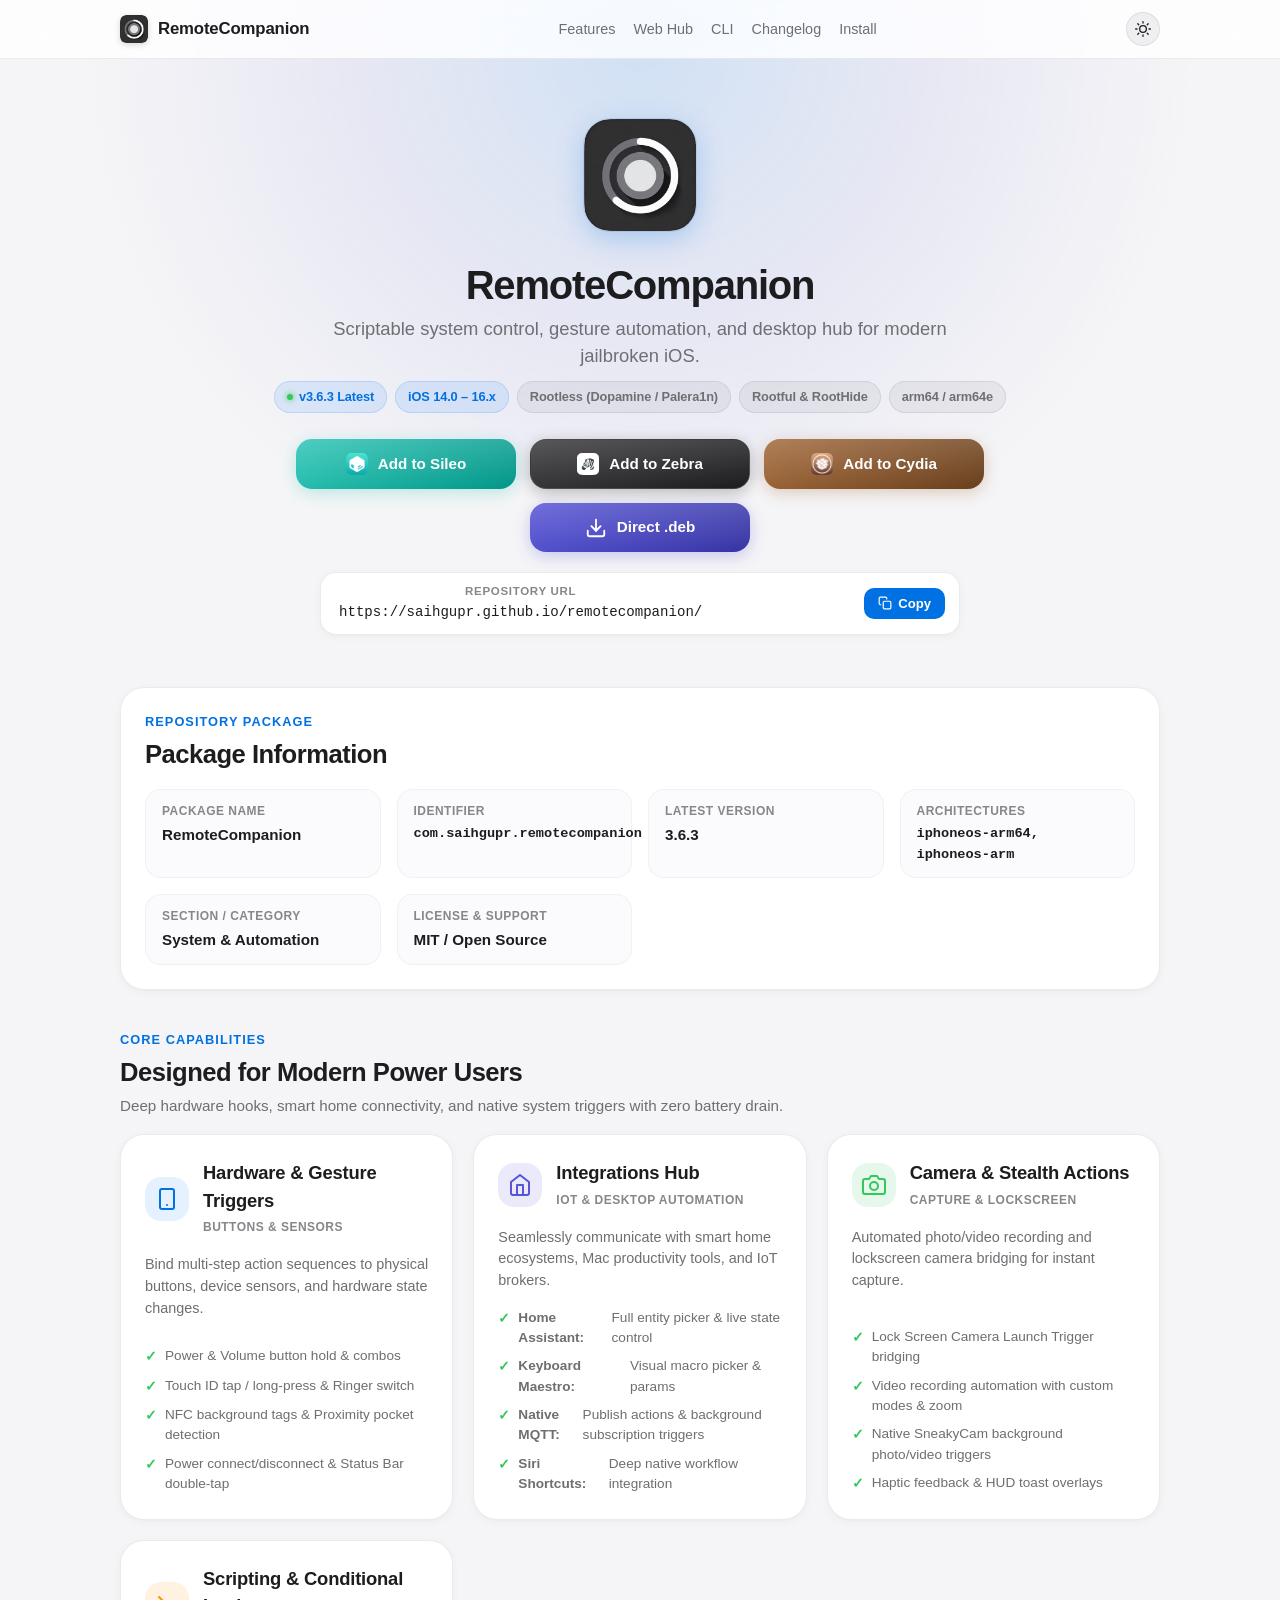
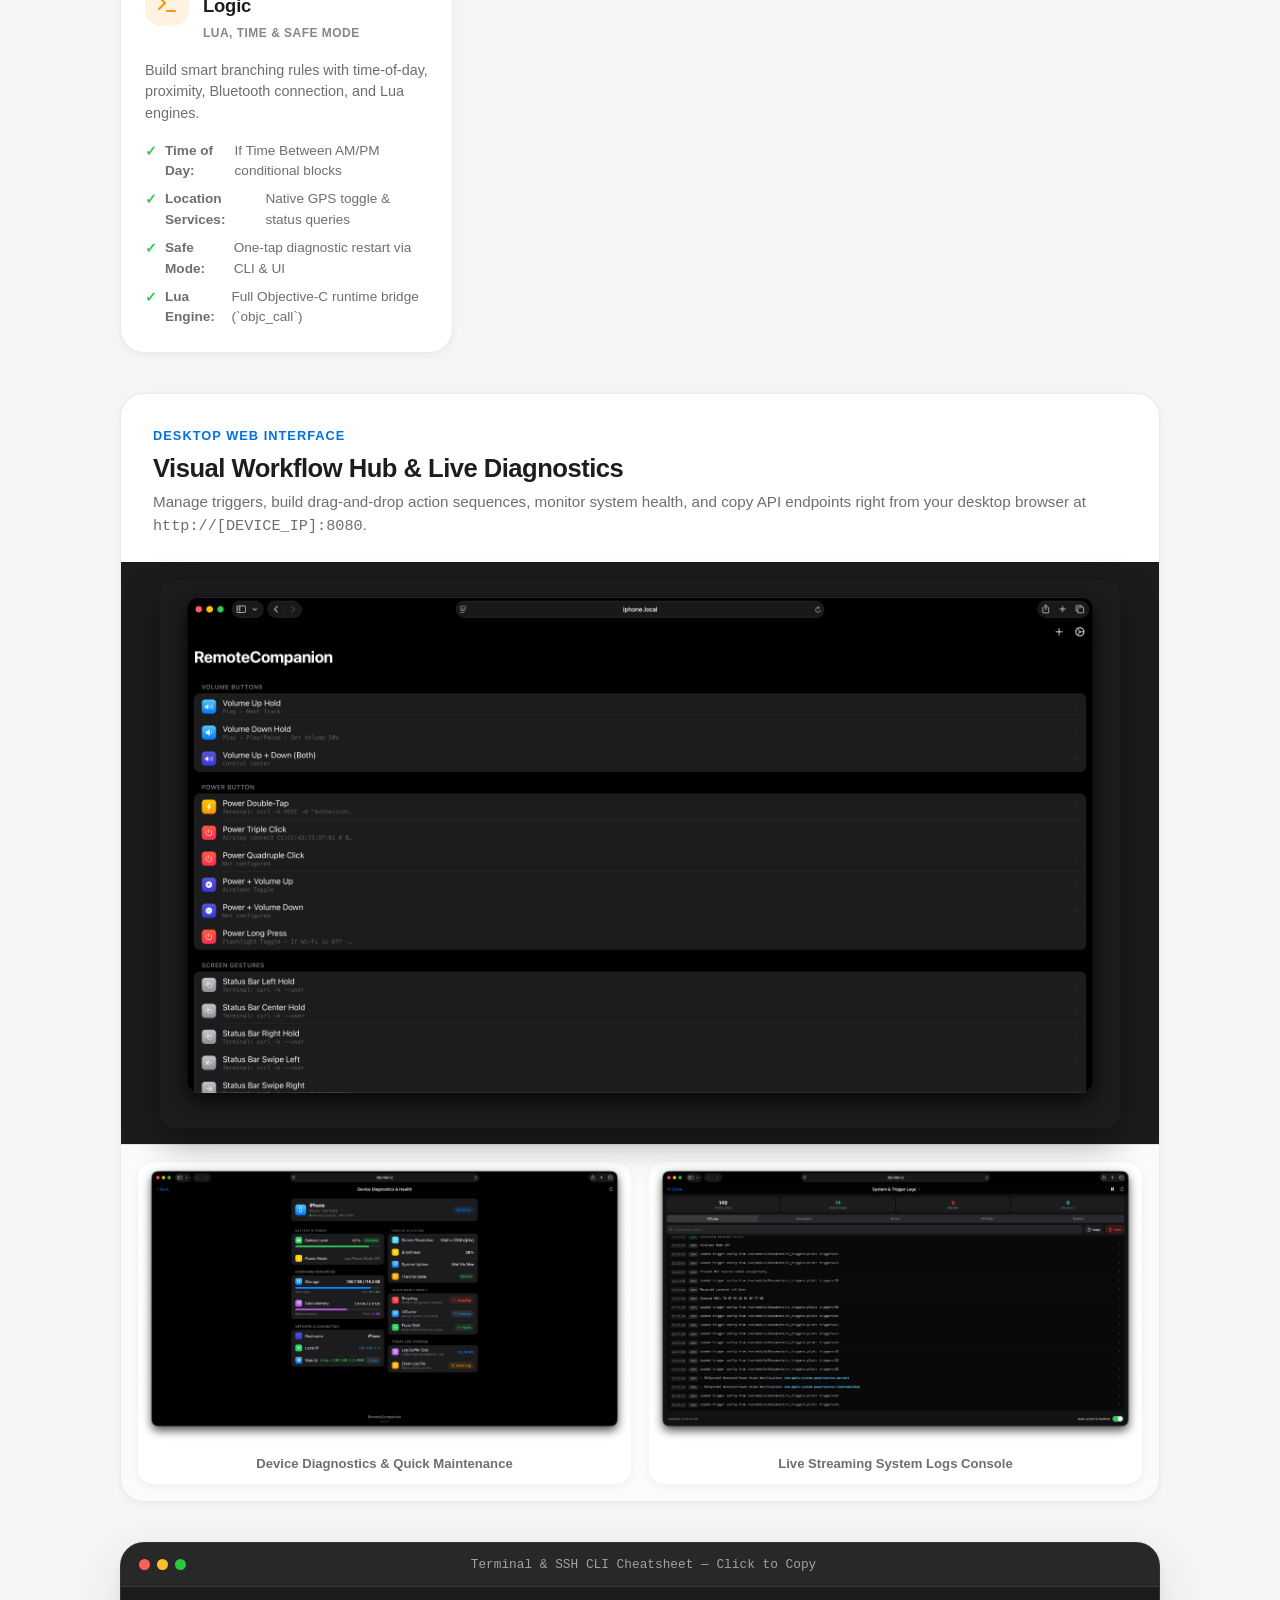
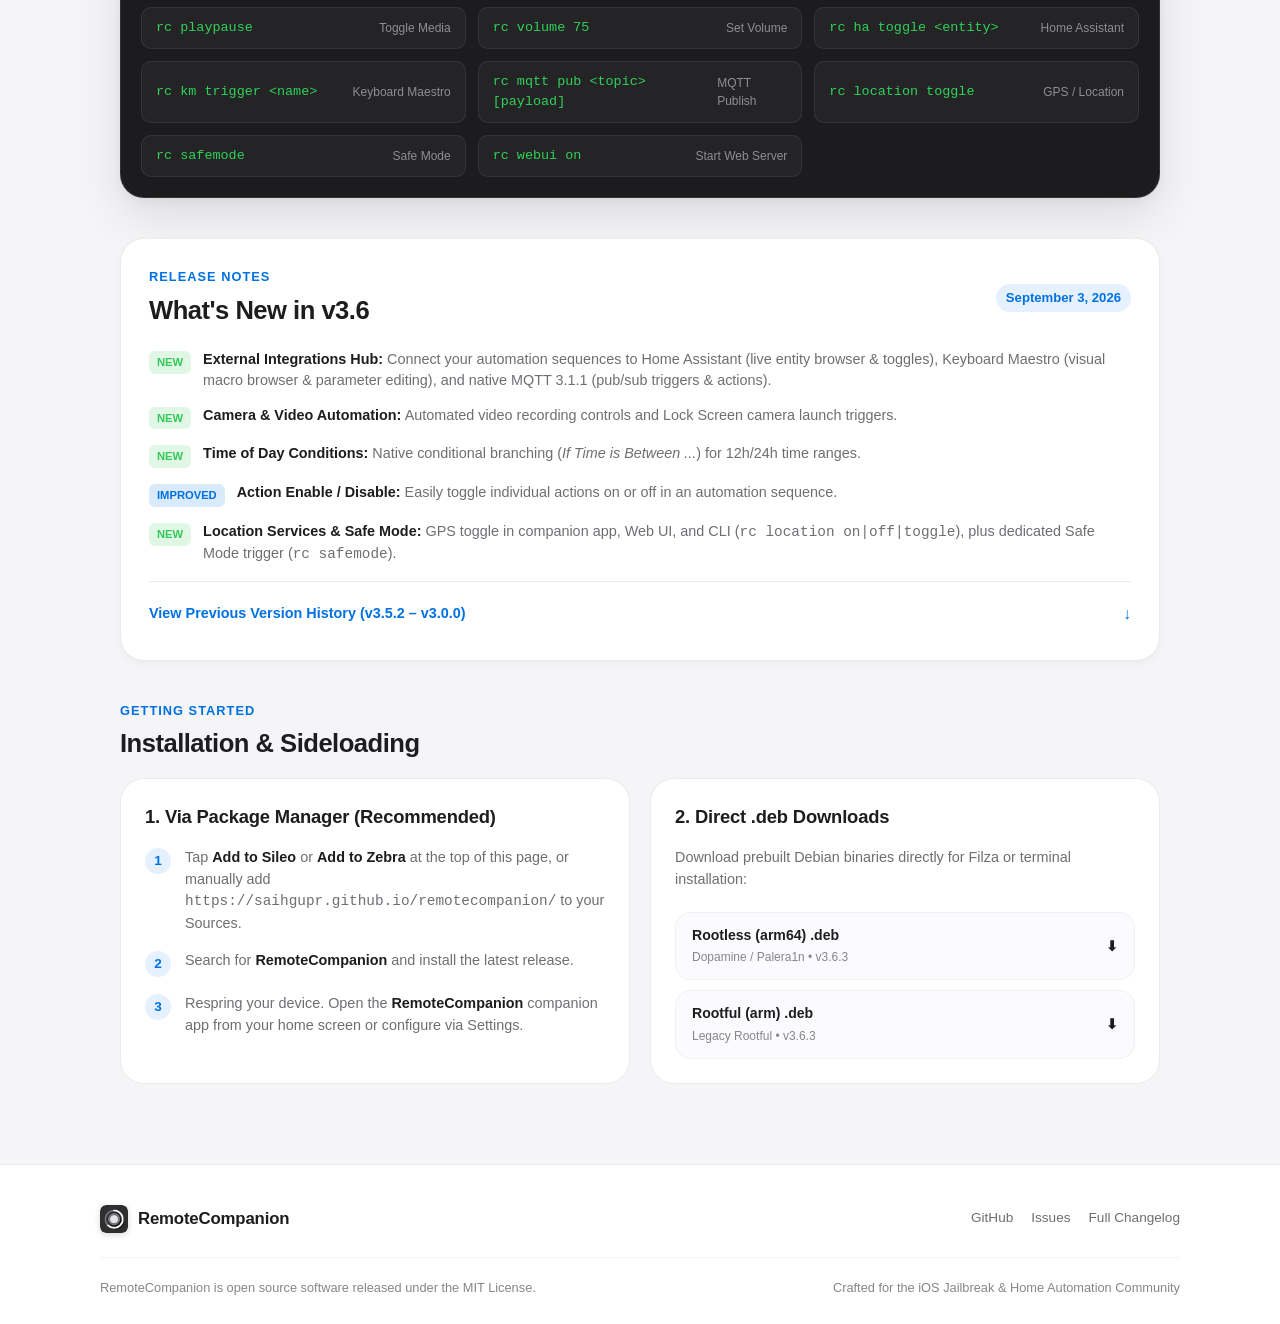
<file: docs/index.html>
<!DOCTYPE html>
<html lang="en">
<head>
    <meta charset="UTF-8">
    <meta name="viewport" content="width=device-width, initial-scale=1.0, maximum-scale=5.0">
    <title>RemoteCompanion — Modern iOS Automation & Jailbreak Repo</title>
    
    <!-- SEO & Metadata -->
    <meta name="description" content="Official repository for RemoteCompanion: Scriptable system control, gesture automation, and desktop hub for modern jailbroken iOS (iOS 14.0–16.x).">
    <meta name="keywords" content="RemoteCompanion, iOS, Jailbreak, Sileo, Zebra, Cydia, Dopamine, Palera1n, Rootless, RootHide, Tweaks, Automation, Home Assistant, Keyboard Maestro, MQTT">
    <meta name="author" content="saihgupr">
    <meta name="theme-color" content="#0071e3" media="(prefers-color-scheme: light)">
    <meta name="theme-color" content="#000000" media="(prefers-color-scheme: dark)">

    <!-- Open Graph (Reddit, iMessage, Discord, Facebook) -->
    <meta property="og:type" content="website">
    <meta property="og:url" content="https://saihgupr.github.io/remotecompanion/">
    <meta property="og:title" content="RemoteCompanion — iOS Automation & Jailbreak Repo">
    <meta property="og:description" content="Scriptable system control, gesture automation, and desktop hub for modern jailbroken iOS. Supports iOS 14.0–16.x (Rootless & Rootful).">
    <meta property="og:image" content="https://saihgupr.github.io/remotecompanion/Icon.png">
    <meta property="og:image:alt" content="RemoteCompanion App Icon">
    <meta property="og:site_name" content="RemoteCompanion Repository">

    <!-- Twitter / X Card (Enables app icon preview on Reddit link posts) -->
    <meta name="twitter:card" content="summary">
    <meta name="twitter:title" content="RemoteCompanion — iOS Automation & Jailbreak Repo">
    <meta name="twitter:description" content="Scriptable system control, gesture automation, and desktop hub for modern jailbroken iOS. Supports iOS 14.0–16.x (Rootless & Rootful).">
    <meta name="twitter:image" content="https://saihgupr.github.io/remotecompanion/Icon.png">
    <meta name="twitter:image:alt" content="RemoteCompanion Icon">

    <!-- App Favicons -->
    <link rel="icon" type="image/png" href="Icon.png">
    <link rel="apple-touch-icon" href="Icon.png">
    <link rel="stylesheet" href="style.css">
</head>
<body>
    <div class="ambient-glow"></div>

    <!-- Navigation Header -->
    <header class="nav-header">
        <div class="nav-container">
            <a href="#" class="nav-brand">
                <img src="Icon.png" alt="RemoteCompanion" class="nav-logo">
                <span>RemoteCompanion</span>
            </a>
            <ul class="nav-links">
                <li><a href="#features" class="nav-link">Features</a></li>
                <li><a href="#webui" class="nav-link">Web Hub</a></li>
                <li><a href="#cli" class="nav-link">CLI</a></li>
                <li><a href="#changelog" class="nav-link">Changelog</a></li>
                <li><a href="#download" class="nav-link">Install</a></li>
            </ul>
            <div class="nav-actions">
                <button id="themeToggleBtn" class="theme-toggle-btn" title="Toggle Theme" aria-label="Toggle Dark/Light Mode">
                    <svg id="themeIcon" width="16" height="16" viewBox="0 0 24 24" fill="none" stroke="currentColor" stroke-width="2" stroke-linecap="round" stroke-linejoin="round">
                        <circle cx="12" cy="12" r="5"></circle>
                        <line x1="12" y1="1" x2="12" y2="3"></line>
                        <line x1="12" y1="21" x2="12" y2="23"></line>
                        <line x1="4.22" y1="4.22" x2="5.64" y2="5.64"></line>
                        <line x1="18.36" y1="18.36" x2="19.78" y2="19.78"></line>
                        <line x1="1" y1="12" x2="3" y2="12"></line>
                        <line x1="21" y1="12" x2="23" y2="12"></line>
                        <line x1="4.22" y1="19.78" x2="5.64" y2="18.36"></line>
                        <line x1="18.36" y1="5.64" x2="19.78" y2="4.22"></line>
                    </svg>
                </button>
            </div>
        </div>
    </header>

    <main class="page-container">
        <!-- Hero Header -->
        <section class="hero-section">
            <div class="hero-icon-wrapper">
                <img src="Icon.png" alt="RemoteCompanion Icon" class="hero-app-icon">
            </div>
            <div class="hero-title-group">
                <h1 class="hero-title">RemoteCompanion</h1>
                <p class="hero-tagline">Scriptable system control, gesture automation, and desktop hub for modern jailbroken iOS.</p>
                <div class="badge-group">
                    <span class="compat-badge"><span class="badge-dot"></span> v3.6.3 Latest</span>
                    <span class="compat-badge">iOS 14.0 – 16.x</span>
                    <span class="compat-badge secondary">Rootless (Dopamine / Palera1n)</span>
                    <span class="compat-badge secondary">Rootful & RootHide</span>
                    <span class="compat-badge secondary">arm64 / arm64e</span>
                </div>
            </div>

            <!-- One-Tap Package Manager Action Buttons -->
            <div class="package-actions">
                <a href="sileo://source/https://saihgupr.github.io/remotecompanion/" class="btn-pm btn-sileo" title="Add to Sileo">
                    <img src="images/Icon_Sileo.png" alt="Sileo" class="pm-icon pm-icon-img">
                    <span>Add to Sileo</span>
                </a>
                <a href="zbra://sources/add/https://saihgupr.github.io/remotecompanion/" class="btn-pm btn-zebra" title="Add to Zebra">
                    <img src="images/zeeb.svg" alt="Zebra" class="pm-icon">
                    <span>Add to Zebra</span>
                </a>
                <a href="cydia://url/https://cydia.saurik.com/api/share#?source=https://saihgupr.github.io/remotecompanion/" class="btn-pm btn-cydia" title="Add to Cydia">
                    <img src="images/Cydia_logo.png" alt="Cydia" class="pm-icon pm-icon-img">
                    <span>Add to Cydia</span>
                </a>
                <a href="https://github.com/saihgupr/remotecompanion/releases" class="btn-pm btn-releases" target="_blank" rel="noopener" title="Direct DEB Downloads">
                    <svg class="pm-icon" viewBox="0 0 24 24" fill="none" stroke="currentColor" stroke-width="2" stroke-linecap="round" stroke-linejoin="round">
                        <path d="M21 15v4a2 2 0 0 1-2 2H5a2 2 0 0 1-2-2v-4"></path>
                        <polyline points="7 10 12 15 17 10"></polyline>
                        <line x1="12" y1="15" x2="12" y2="3"></line>
                    </svg>
                    <span>Direct .deb</span>
                </a>
            </div>

            <!-- 1-Click Repo URL Box -->
            <div class="repo-url-card">
                <div class="repo-url-info">
                    <span class="repo-url-label">Repository URL</span>
                    <span id="repoUrlText" class="repo-url-text">https://saihgupr.github.io/remotecompanion/</span>
                </div>
                <button id="copyRepoBtn" class="btn-copy" onclick="copyRepoUrl()">
                    <svg width="14" height="14" viewBox="0 0 24 24" fill="none" stroke="currentColor" stroke-width="2" stroke-linecap="round" stroke-linejoin="round">
                        <rect x="9" y="9" width="13" height="13" rx="2" ry="2"></rect>
                        <path d="M5 15H4a2 2 0 0 1-2-2V4a2 2 0 0 1 2-2h9a2 2 0 0 1 2 2v1"></path>
                    </svg>
                    <span id="copyBtnText">Copy</span>
                </button>
            </div>
        </section>

        <!-- Package Metadata Grid -->
        <section id="packages" class="glass-card">
            <div class="section-title-group">
                <div class="section-label">Repository Package</div>
                <h2 class="section-title">Package Information</h2>
            </div>
            <div class="meta-grid">
                <div class="meta-item">
                    <span class="meta-label">Package Name</span>
                    <span class="meta-value">RemoteCompanion</span>
                </div>
                <div class="meta-item">
                    <span class="meta-label">Identifier</span>
                    <span class="meta-value mono">com.saihgupr.remotecompanion</span>
                </div>
                <div class="meta-item">
                    <span class="meta-label">Latest Version</span>
                    <span class="meta-value">3.6.3</span>
                </div>
                <div class="meta-item">
                    <span class="meta-label">Architectures</span>
                    <span class="meta-value mono">iphoneos-arm64, iphoneos-arm</span>
                </div>
                <div class="meta-item">
                    <span class="meta-label">Section / Category</span>
                    <span class="meta-value">System & Automation</span>
                </div>
                <div class="meta-item">
                    <span class="meta-label">License & Support</span>
                    <span class="meta-value">MIT / Open Source</span>
                </div>
            </div>
        </section>

        <!-- Features Showcase -->
        <section id="features">
            <div class="section-title-group">
                <div class="section-label">Core Capabilities</div>
                <h2 class="section-title">Designed for Modern Power Users</h2>
                <p class="section-subtitle">Deep hardware hooks, smart home connectivity, and native system triggers with zero battery drain.</p>
            </div>

            <div class="features-grid">
                <!-- Card 1: Hardware & Gestures -->
                <div class="feature-card">
                    <div class="feature-header">
                        <div class="feature-icon-box">
                            <svg width="24" height="24" viewBox="0 0 24 24" fill="none" stroke="currentColor" stroke-width="2" stroke-linecap="round" stroke-linejoin="round">
                                <rect x="5" y="2" width="14" height="20" rx="2" ry="2"></rect>
                                <line x1="12" y1="18" x2="12.01" y2="18"></line>
                            </svg>
                        </div>
                        <div>
                            <h3 class="feature-title">Hardware & Gesture Triggers</h3>
                            <span class="meta-label">Buttons & Sensors</span>
                        </div>
                    </div>
                    <p class="feature-desc">Bind multi-step action sequences to physical buttons, device sensors, and hardware state changes.</p>
                    <ul class="feature-list">
                        <li class="feature-list-item"><span class="feature-check">✓</span> Power & Volume button hold & combos</li>
                        <li class="feature-list-item"><span class="feature-check">✓</span> Touch ID tap / long-press & Ringer switch</li>
                        <li class="feature-list-item"><span class="feature-check">✓</span> NFC background tags & Proximity pocket detection</li>
                        <li class="feature-list-item"><span class="feature-check">✓</span> Power connect/disconnect & Status Bar double-tap</li>
                    </ul>
                </div>

                <!-- Card 2: Smart Home & Integrations -->
                <div class="feature-card">
                    <div class="feature-header">
                        <div class="feature-icon-box purple">
                            <svg width="24" height="24" viewBox="0 0 24 24" fill="none" stroke="currentColor" stroke-width="2" stroke-linecap="round" stroke-linejoin="round">
                                <path d="M3 9l9-7 9 7v11a2 2 0 0 1-2 2H5a2 2 0 0 1-2-2z"></path>
                                <polyline points="9 22 9 12 15 12 15 22"></polyline>
                            </svg>
                        </div>
                        <div>
                            <h3 class="feature-title">Integrations Hub</h3>
                            <span class="meta-label">IoT & Desktop Automation</span>
                        </div>
                    </div>
                    <p class="feature-desc">Seamlessly communicate with smart home ecosystems, Mac productivity tools, and IoT brokers.</p>
                    <ul class="feature-list">
                        <li class="feature-list-item"><span class="feature-check">✓</span> <strong>Home Assistant:</strong> Full entity picker & live state control</li>
                        <li class="feature-list-item"><span class="feature-check">✓</span> <strong>Keyboard Maestro:</strong> Visual macro picker & params</li>
                        <li class="feature-list-item"><span class="feature-check">✓</span> <strong>Native MQTT:</strong> Publish actions & background subscription triggers</li>
                        <li class="feature-list-item"><span class="feature-check">✓</span> <strong>Siri Shortcuts:</strong> Deep native workflow integration</li>
                    </ul>
                </div>

                <!-- Card 3: Camera & Security Automation -->
                <div class="feature-card">
                    <div class="feature-header">
                        <div class="feature-icon-box green">
                            <svg width="24" height="24" viewBox="0 0 24 24" fill="none" stroke="currentColor" stroke-width="2" stroke-linecap="round" stroke-linejoin="round">
                                <path d="M23 19a2 2 0 0 1-2 2H3a2 2 0 0 1-2-2V8a2 2 0 0 1 2-2h4l2-3h6l2 3h4a2 2 0 0 1 2 2z"></path>
                                <circle cx="12" cy="13" r="4"></circle>
                            </svg>
                        </div>
                        <div>
                            <h3 class="feature-title">Camera & Stealth Actions</h3>
                            <span class="meta-label">Capture & Lockscreen</span>
                        </div>
                    </div>
                    <p class="feature-desc">Automated photo/video recording and lockscreen camera bridging for instant capture.</p>
                    <ul class="feature-list">
                        <li class="feature-list-item"><span class="feature-check">✓</span> Lock Screen Camera Launch Trigger bridging</li>
                        <li class="feature-list-item"><span class="feature-check">✓</span> Video recording automation with custom modes & zoom</li>
                        <li class="feature-list-item"><span class="feature-check">✓</span> Native SneakyCam background photo/video triggers</li>
                        <li class="feature-list-item"><span class="feature-check">✓</span> Haptic feedback & HUD toast overlays</li>
                    </ul>
                </div>

                <!-- Card 4: System Control & Scripting -->
                <div class="feature-card">
                    <div class="feature-header">
                        <div class="feature-icon-box orange">
                            <svg width="24" height="24" viewBox="0 0 24 24" fill="none" stroke="currentColor" stroke-width="2" stroke-linecap="round" stroke-linejoin="round">
                                <polyline points="4 17 10 11 4 5"></polyline>
                                <line x1="12" y1="19" x2="20" y2="19"></line>
                            </svg>
                        </div>
                        <div>
                            <h3 class="feature-title">Scripting & Conditional Logic</h3>
                            <span class="meta-label">Lua, Time & Safe Mode</span>
                        </div>
                    </div>
                    <p class="feature-desc">Build smart branching rules with time-of-day, proximity, Bluetooth connection, and Lua engines.</p>
                    <ul class="feature-list">
                        <li class="feature-list-item"><span class="feature-check">✓</span> <strong>Time of Day:</strong> If Time Between AM/PM conditional blocks</li>
                        <li class="feature-list-item"><span class="feature-check">✓</span> <strong>Location Services:</strong> Native GPS toggle & status queries</li>
                        <li class="feature-list-item"><span class="feature-check">✓</span> <strong>Safe Mode:</strong> One-tap diagnostic restart via CLI & UI</li>
                        <li class="feature-list-item"><span class="feature-check">✓</span> <strong>Lua Engine:</strong> Full Objective-C runtime bridge (`objc_call`)</li>
                    </ul>
                </div>
            </div>
        </section>

        <!-- Web UI & Automations Hub Banner -->
        <section id="webui" class="showcase-banner">
            <div class="showcase-content">
                <div class="section-label">Desktop Web Interface</div>
                <h2 class="section-title">Visual Workflow Hub & Live Diagnostics</h2>
                <p class="section-subtitle">Manage triggers, build drag-and-drop action sequences, monitor system health, and copy API endpoints right from your desktop browser at <code>http://[DEVICE_IP]:8080</code>.</p>
            </div>
            <div class="showcase-image-wrapper">
                <img src="images/webui.png" alt="RemoteCompanion Web UI Workflow Editor" class="showcase-img" loading="lazy">
            </div>
            <div class="gallery-grid">
                <div class="gallery-item">
                    <img src="images/health.png" alt="Device Health & Diagnostics Dashboard" loading="lazy">
                    <div class="gallery-caption">Device Diagnostics & Quick Maintenance</div>
                </div>
                <div class="gallery-item">
                    <img src="images/logs.png" alt="Real-time Streaming Log Viewer" loading="lazy">
                    <div class="gallery-caption">Live Streaming System Logs Console</div>
                </div>
            </div>
        </section>

        <!-- CLI Commands Cheatsheet -->
        <section id="cli" class="terminal-card">
            <div class="terminal-header">
                <div class="terminal-dots">
                    <span class="terminal-dot dot-red"></span>
                    <span class="terminal-dot dot-yellow"></span>
                    <span class="terminal-dot dot-green"></span>
                </div>
                <span class="terminal-title">Terminal & SSH CLI Cheatsheet — Click to Copy</span>
                <span style="width: 40px;"></span>
            </div>
            <div class="cli-command-grid">
                <div class="cli-chip" onclick="copyCommand('rc playpause', this)">
                    <span class="cli-code">rc playpause</span>
                    <span class="cli-desc">Toggle Media</span>
                </div>
                <div class="cli-chip" onclick="copyCommand('rc volume 75', this)">
                    <span class="cli-code">rc volume 75</span>
                    <span class="cli-desc">Set Volume</span>
                </div>
                <div class="cli-chip" onclick="copyCommand('rc ha toggle light.desk', this)">
                    <span class="cli-code">rc ha toggle &lt;entity&gt;</span>
                    <span class="cli-desc">Home Assistant</span>
                </div>
                <div class="cli-chip" onclick="copyCommand('rc km trigger &quot;Focus Mode&quot;', this)">
                    <span class="cli-code">rc km trigger &lt;name&gt;</span>
                    <span class="cli-desc">Keyboard Maestro</span>
                </div>
                <div class="cli-chip" onclick="copyCommand('rc mqtt pub home/status online', this)">
                    <span class="cli-code">rc mqtt pub &lt;topic&gt; [payload]</span>
                    <span class="cli-desc">MQTT Publish</span>
                </div>
                <div class="cli-chip" onclick="copyCommand('rc location toggle', this)">
                    <span class="cli-code">rc location toggle</span>
                    <span class="cli-desc">GPS / Location</span>
                </div>
                <div class="cli-chip" onclick="copyCommand('rc safemode', this)">
                    <span class="cli-code">rc safemode</span>
                    <span class="cli-desc">Safe Mode</span>
                </div>
                <div class="cli-chip" onclick="copyCommand('rc webui on', this)">
                    <span class="cli-code">rc webui on</span>
                    <span class="cli-desc">Start Web Server</span>
                </div>
            </div>
        </section>

        <!-- Changelog Section -->
        <section id="changelog" class="changelog-card">
            <div class="changelog-header">
                <div>
                    <div class="section-label">Release Notes</div>
                    <h2 class="section-title">What's New in v3.6</h2>
                </div>
                <span class="version-badge">September 3, 2026</span>
            </div>

            <div class="changelog-list">
                <div class="changelog-item">
                    <span class="changelog-tag tag-new">New</span>
                    <p class="changelog-text"><strong>External Integrations Hub:</strong> Connect your automation sequences to Home Assistant (live entity browser & toggles), Keyboard Maestro (visual macro browser & parameter editing), and native MQTT 3.1.1 (pub/sub triggers & actions).</p>
                </div>
                <div class="changelog-item">
                    <span class="changelog-tag tag-new">New</span>
                    <p class="changelog-text"><strong>Camera & Video Automation:</strong> Automated video recording controls and Lock Screen camera launch triggers.</p>
                </div>
                <div class="changelog-item">
                    <span class="changelog-tag tag-new">New</span>
                    <p class="changelog-text"><strong>Time of Day Conditions:</strong> Native conditional branching (<em>If Time is Between ...</em>) for 12h/24h time ranges.</p>
                </div>
                <div class="changelog-item">
                    <span class="changelog-tag tag-improved">Improved</span>
                    <p class="changelog-text"><strong>Action Enable / Disable:</strong> Easily toggle individual actions on or off in an automation sequence.</p>
                </div>
                <div class="changelog-item">
                    <span class="changelog-tag tag-new">New</span>
                    <p class="changelog-text"><strong>Location Services & Safe Mode:</strong> GPS toggle in companion app, Web UI, and CLI (<code>rc location on|off|toggle</code>), plus dedicated Safe Mode trigger (<code>rc safemode</code>).</p>
                </div>
            </div>

            <!-- Expandable Past Releases -->
            <details class="history-accordion">
                <summary>View Previous Version History (v3.5.2 – v3.0.0)</summary>
                <div class="history-content">
                    <div class="changelog-item">
                        <span class="changelog-tag tag-fix">v3.5.2</span>
                        <p class="changelog-text">Modernized Siri Shortcuts execution with WorkflowKit / VoiceShortcutClient fallbacks, respring reliability improvements, and multi-button combo detection.</p>
                    </div>
                    <div class="changelog-item">
                        <span class="changelog-tag tag-new">v3.5.0</span>
                        <p class="changelog-text">Added SneakyCam photo/video triggers, Web UI live system log viewer console (`/api/logs`), and AC Power Connect/Disconnect triggers.</p>
                    </div>
                    <div class="changelog-item">
                        <span class="changelog-tag tag-new">v3.4.0</span>
                        <p class="changelog-text">Cellular Data control, Dynamic Web UI Port fallback (8080–8099), HUD toast notifications, and Proximity / Pocket sensor conditions.</p>
                    </div>
                </div>
            </details>
        </section>

        <!-- Installation & Downloads -->
        <section id="download">
            <div class="section-title-group">
                <div class="section-label">Getting Started</div>
                <h2 class="section-title">Installation & Sideloading</h2>
            </div>

            <div class="install-grid">
                <!-- Method 1: Package Manager -->
                <div class="install-card">
                    <h3 class="feature-title">1. Via Package Manager (Recommended)</h3>
                    <div class="step-item">
                        <span class="step-num">1</span>
                        <p class="step-text">Tap <strong>Add to Sileo</strong> or <strong>Add to Zebra</strong> at the top of this page, or manually add <code>https://saihgupr.github.io/remotecompanion/</code> to your Sources.</p>
                    </div>
                    <div class="step-item">
                        <span class="step-num">2</span>
                        <p class="step-text">Search for <strong>RemoteCompanion</strong> and install the latest release.</p>
                    </div>
                    <div class="step-item">
                        <span class="step-num">3</span>
                        <p class="step-text">Respring your device. Open the <strong>RemoteCompanion</strong> companion app from your home screen or configure via Settings.</p>
                    </div>
                </div>

                <!-- Method 2: Manual DEB Download -->
                <div class="install-card">
                    <h3 class="feature-title">2. Direct .deb Downloads</h3>
                    <p class="feature-desc">Download prebuilt Debian binaries directly for Filza or terminal installation:</p>
                    <div class="direct-downloads">
                        <a href="com.saihgupr.remotecompanion_3.6.3_iphoneos-arm64.deb" class="deb-btn" download>
                            <div>
                                <div>Rootless (arm64) .deb</div>
                                <span class="deb-meta">Dopamine / Palera1n • v3.6.3</span>
                            </div>
                            <span>⬇</span>
                        </a>
                        <a href="com.saihgupr.remotecompanion_3.6.3_iphoneos-arm.deb" class="deb-btn" download>
                            <div>
                                <div>Rootful (arm) .deb</div>
                                <span class="deb-meta">Legacy Rootful • v3.6.3</span>
                            </div>
                            <span>⬇</span>
                        </a>
                    </div>
                </div>
            </div>
        </section>
    </main>

    <!-- Footer -->
    <footer class="page-footer">
        <div class="footer-container">
            <div class="footer-top">
                <div class="nav-brand">
                    <img src="Icon.png" alt="RemoteCompanion" class="nav-logo">
                    <span>RemoteCompanion</span>
                </div>
                <ul class="footer-links">
                    <li><a href="https://github.com/saihgupr/remotecompanion" class="footer-link" target="_blank" rel="noopener">GitHub</a></li>
                    <li><a href="https://github.com/saihgupr/remotecompanion/issues" class="footer-link" target="_blank" rel="noopener">Issues</a></li>
                    <li><a href="https://github.com/saihgupr/remotecompanion/blob/master/CHANGELOG.md" class="footer-link" target="_blank" rel="noopener">Full Changelog</a></li>
                </ul>
            </div>
            <div class="footer-bottom">
                <span>RemoteCompanion is open source software released under the MIT License.</span>
                <span>Crafted for the iOS Jailbreak & Home Automation Community</span>
            </div>
        </div>
    </footer>

    <!-- Toast Notification -->
    <div id="toast" class="toast">
        <svg width="16" height="16" viewBox="0 0 24 24" fill="none" stroke="#30d158" stroke-width="2.5" stroke-linecap="round" stroke-linejoin="round">
            <polyline points="20 6 9 17 4 12"></polyline>
        </svg>
        <span id="toastMessage">Copied to clipboard!</span>
    </div>

    <!-- Interactive Script -->
    <script>
        // 1-Click Copy Repo URL
        function copyRepoUrl() {
            const repoUrl = "https://saihgupr.github.io/remotecompanion/";
            navigator.clipboard.writeText(repoUrl).then(() => {
                const btn = document.getElementById("copyRepoBtn");
                const btnText = document.getElementById("copyBtnText");
                btn.classList.add("copied");
                btnText.textContent = "Copied!";
                showToast("Repository URL copied to clipboard!");

                setTimeout(() => {
                    btn.classList.remove("copied");
                    btnText.textContent = "Copy";
                }, 1800);
            }).catch(err => {
                showToast("Failed to copy URL");
            });
        }

        // Copy CLI Command
        function copyCommand(text, element) {
            navigator.clipboard.writeText(text).then(() => {
                showToast(`Copied: ${text}`);
                if (element) {
                    const originalBorder = element.style.borderColor;
                    element.style.borderColor = "#30d158";
                    setTimeout(() => {
                        element.style.borderColor = originalBorder;
                    }, 800);
                }
            });
        }

        // Show Toast Notification
        let toastTimeout;
        function showToast(msg) {
            const toast = document.getElementById("toast");
            const toastMsg = document.getElementById("toastMessage");
            toastMsg.textContent = msg;
            toast.classList.add("show");

            clearTimeout(toastTimeout);
            toastTimeout = setTimeout(() => {
                toast.classList.remove("show");
            }, 2200);
        }

        // Theme Toggle
        const themeToggleBtn = document.getElementById("themeToggleBtn");
        const themeIcon = document.getElementById("themeIcon");

        function updateThemeIcon(isDark) {
            if (isDark) {
                // Moon icon
                themeIcon.innerHTML = `<path d="M21 12.79A9 9 0 1 1 11.21 3 7 7 0 0 0 21 12.79z"></path>`;
            } else {
                // Sun icon
                themeIcon.innerHTML = `
                    <circle cx="12" cy="12" r="5"></circle>
                    <line x1="12" y1="1" x2="12" y2="3"></line>
                    <line x1="12" y1="21" x2="12" y2="23"></line>
                    <line x1="4.22" y1="4.22" x2="5.64" y2="5.64"></line>
                    <line x1="18.36" y1="18.36" x2="19.78" y2="19.78"></line>
                    <line x1="1" y1="12" x2="3" y2="12"></line>
                    <line x1="21" y1="12" x2="23" y2="12"></line>
                    <line x1="4.22" y1="19.78" x2="5.64" y2="18.36"></line>
                    <line x1="18.36" y1="5.64" x2="19.78" y2="4.22"></line>
                `;
            }
        }

        // Initialize theme based on preference or saved setting
        const savedTheme = localStorage.getItem("rc_theme");
        if (savedTheme) {
            document.body.setAttribute("data-theme", savedTheme);
            updateThemeIcon(savedTheme === "dark");
        } else {
            const prefersDark = window.matchMedia && window.matchMedia('(prefers-color-scheme: dark)').matches;
            updateThemeIcon(prefersDark);
        }

        themeToggleBtn.addEventListener("click", () => {
            const currentTheme = document.body.getAttribute("data-theme");
            let newTheme;
            if (currentTheme === "dark") {
                newTheme = "light";
            } else if (currentTheme === "light") {
                newTheme = "dark";
            } else {
                const prefersDark = window.matchMedia && window.matchMedia('(prefers-color-scheme: dark)').matches;
                newTheme = prefersDark ? "light" : "dark";
            }
            document.body.setAttribute("data-theme", newTheme);
            localStorage.setItem("rc_theme", newTheme);
            updateThemeIcon(newTheme === "dark");
        });
    </script>
</body>
</html>
</file>
<file: docs/style.css>
:root {
  --font-sans: -apple-system, BlinkMacSystemFont, "SF Pro Display", "SF Pro Text", "Helvetica Neue", Arial, sans-serif;
  --font-mono: ui-monospace, "SF Mono", Menlo, Monaco, Consolas, "Courier New", monospace;

  /* Color Palette - Light Default */
  --bg-page: #f5f5f7;
  --bg-card: #ffffff;
  --bg-card-secondary: #fbfbfd;
  --bg-card-hover: #f0f0f4;
  --bg-glass: rgba(255, 255, 255, 0.82);
  --bg-badge: rgba(0, 122, 255, 0.1);
  --bg-badge-secondary: rgba(142, 142, 147, 0.12);
  --bg-code: #f0f1f5;
  --bg-terminal: #1c1c1e;

  --text-primary: #1d1d1f;
  --text-secondary: #6e6e73;
  --text-tertiary: #86868b;
  --text-inverse: #ffffff;
  --text-terminal: #32d74b;

  --border-light: rgba(0, 0, 0, 0.08);
  --border-subtle: rgba(0, 0, 0, 0.04);
  --border-focus: rgba(0, 122, 255, 0.5);

  --accent-blue: #0071e3;
  --accent-blue-hover: #0077ed;
  --accent-purple: #5856d6;
  --accent-teal: #30b0c7;
  --accent-green: #34c759;
  --accent-orange: #ff9500;
  --accent-red: #ff3b30;

  --shadow-sm: 0 2px 8px rgba(0, 0, 0, 0.04), 0 1px 2px rgba(0, 0, 0, 0.02);
  --shadow-md: 0 8px 24px rgba(0, 0, 0, 0.07), 0 2px 6px rgba(0, 0, 0, 0.03);
  --shadow-lg: 0 18px 48px rgba(0, 0, 0, 0.1), 0 4px 12px rgba(0, 0, 0, 0.05);
  --shadow-icon: 0 8px 28px rgba(0, 113, 227, 0.25);

  --radius-xs: 6px;
  --radius-sm: 10px;
  --radius-md: 16px;
  --radius-lg: 24px;
  --radius-xl: 32px;
  --radius-pill: 9999px;

  --transition-fast: 0.15s cubic-bezier(0.2, 0.8, 0.2, 1);
  --transition-normal: 0.25s cubic-bezier(0.16, 1, 0.3, 1);
  --transition-spring: 0.4s cubic-bezier(0.175, 0.885, 0.32, 1.275);
}

@media (prefers-color-scheme: dark) {
  :root {
    --bg-page: #000000;
    --bg-card: #161618;
    --bg-card-secondary: #1c1c1e;
    --bg-card-hover: #242428;
    --bg-glass: rgba(22, 22, 24, 0.82);
    --bg-badge: rgba(10, 132, 255, 0.18);
    --bg-badge-secondary: rgba(142, 142, 147, 0.18);
    --bg-code: #1c1c1e;
    --bg-terminal: #0a0a0c;

    --text-primary: #f5f5f7;
    --text-secondary: #a1a1a6;
    --text-tertiary: #6e6e73;
    --text-inverse: #000000;
    --text-terminal: #30d158;

    --border-light: rgba(255, 255, 255, 0.12);
    --border-subtle: rgba(255, 255, 255, 0.06);
    --border-focus: rgba(10, 132, 255, 0.6);

    --accent-blue: #2997ff;
    --accent-blue-hover: #40a9ff;
    --accent-purple: #7d7aff;
    --accent-teal: #4cd9e8;
    --accent-green: #30d158;
    --accent-orange: #ff9f0a;
    --accent-red: #ff453a;

    --shadow-sm: 0 2px 8px rgba(0, 0, 0, 0.3);
    --shadow-md: 0 8px 24px rgba(0, 0, 0, 0.4);
    --shadow-lg: 0 18px 48px rgba(0, 0, 0, 0.6);
    --shadow-icon: 0 8px 32px rgba(41, 151, 255, 0.35);
  }
}

/* Explicit theme classes if toggled */
body[data-theme="light"] {
  --bg-page: #f5f5f7;
  --bg-card: #ffffff;
  --bg-card-secondary: #fbfbfd;
  --bg-card-hover: #f0f0f4;
  --bg-glass: rgba(255, 255, 255, 0.82);
  --bg-badge: rgba(0, 122, 255, 0.1);
  --bg-badge-secondary: rgba(142, 142, 147, 0.12);
  --bg-code: #f0f1f5;
  --bg-terminal: #1c1c1e;
  --text-primary: #1d1d1f;
  --text-secondary: #6e6e73;
  --text-tertiary: #86868b;
  --text-inverse: #ffffff;
  --border-light: rgba(0, 0, 0, 0.08);
  --border-subtle: rgba(0, 0, 0, 0.04);
  --accent-blue: #0071e3;
  --accent-blue-hover: #0077ed;
  --shadow-sm: 0 2px 8px rgba(0, 0, 0, 0.04);
  --shadow-md: 0 8px 24px rgba(0, 0, 0, 0.07);
  --shadow-lg: 0 18px 48px rgba(0, 0, 0, 0.1);
  --shadow-icon: 0 8px 28px rgba(0, 113, 227, 0.25);
}

body[data-theme="dark"] {
  --bg-page: #000000;
  --bg-card: #161618;
  --bg-card-secondary: #1c1c1e;
  --bg-card-hover: #242428;
  --bg-glass: rgba(22, 22, 24, 0.82);
  --bg-badge: rgba(10, 132, 255, 0.18);
  --bg-badge-secondary: rgba(142, 142, 147, 0.18);
  --bg-code: #1c1c1e;
  --bg-terminal: #0a0a0c;
  --text-primary: #f5f5f7;
  --text-secondary: #a1a1a6;
  --text-tertiary: #6e6e73;
  --text-inverse: #000000;
  --border-light: rgba(255, 255, 255, 0.12);
  --border-subtle: rgba(255, 255, 255, 0.06);
  --accent-blue: #2997ff;
  --accent-blue-hover: #40a9ff;
  --shadow-sm: 0 2px 8px rgba(0, 0, 0, 0.3);
  --shadow-md: 0 8px 24px rgba(0, 0, 0, 0.4);
  --shadow-lg: 0 18px 48px rgba(0, 0, 0, 0.6);
  --shadow-icon: 0 8px 32px rgba(41, 151, 255, 0.35);
}

/* Base Styles */
* {
  box-sizing: border-box;
  margin: 0;
  padding: 0;
  -webkit-tap-highlight-color: transparent;
}

html {
  font-family: var(--font-sans);
  background-color: var(--bg-page);
  color: var(--text-primary);
  line-height: 1.5;
  -webkit-font-smoothing: antialiased;
  -moz-osx-font-smoothing: grayscale;
  text-rendering: optimizeLegibility;
  scroll-behavior: smooth;
}

body {
  min-height: 100vh;
  display: flex;
  flex-direction: column;
  background-color: var(--bg-page);
  color: var(--text-primary);
  overflow-x: hidden;
}

/* Background Ambient Glow */
.ambient-glow {
  position: fixed;
  top: 0;
  left: 50%;
  transform: translateX(-50%);
  width: 100vw;
  max-width: 1200px;
  height: 480px;
  background: radial-gradient(circle at 50% 10%, rgba(0, 113, 227, 0.15) 0%, rgba(88, 86, 214, 0.08) 40%, rgba(0, 0, 0, 0) 75%);
  pointer-events: none;
  z-index: 0;
}

/* Navigation Bar */
.nav-header {
  position: sticky;
  top: 0;
  z-index: 100;
  background: var(--bg-glass);
  backdrop-filter: blur(20px) saturate(180%);
  -webkit-backdrop-filter: blur(20px) saturate(180%);
  border-bottom: 1px solid var(--border-light);
  transition: background-color var(--transition-normal);
}

.nav-container {
  max-width: 1080px;
  margin: 0 auto;
  padding: 12px 20px;
  display: flex;
  align-items: center;
  justify-content: space-between;
}

.nav-brand {
  display: flex;
  align-items: center;
  gap: 10px;
  text-decoration: none;
  color: var(--text-primary);
  font-weight: 600;
  font-size: 1.05rem;
  letter-spacing: -0.01em;
}

.nav-logo {
  width: 28px;
  height: 28px;
  border-radius: var(--radius-xs);
  box-shadow: 0 2px 6px rgba(0, 0, 0, 0.15);
}

.nav-links {
  display: flex;
  align-items: center;
  gap: 18px;
  list-style: none;
}

.nav-link {
  text-decoration: none;
  color: var(--text-secondary);
  font-size: 0.9rem;
  font-weight: 500;
  transition: color var(--transition-fast);
}

.nav-link:hover {
  color: var(--accent-blue);
}

.nav-actions {
  display: flex;
  align-items: center;
  gap: 10px;
}

.theme-toggle-btn {
  background: var(--bg-badge-secondary);
  border: 1px solid var(--border-light);
  color: var(--text-primary);
  width: 34px;
  height: 34px;
  border-radius: var(--radius-pill);
  display: flex;
  align-items: center;
  justify-content: center;
  cursor: pointer;
  transition: all var(--transition-fast);
}

.theme-toggle-btn:hover {
  background: var(--bg-card-hover);
  transform: scale(1.05);
}

/* Layout Container */
.page-container {
  position: relative;
  z-index: 1;
  max-width: 1080px;
  margin: 0 auto;
  padding: 36px 20px 80px;
  display: flex;
  flex-direction: column;
  gap: 40px;
}

/* Hero Section */
.hero-section {
  text-align: center;
  padding: 24px 0 12px;
  display: flex;
  flex-direction: column;
  align-items: center;
  gap: 20px;
}

.hero-icon-wrapper {
  position: relative;
  display: inline-block;
  margin-bottom: 4px;
}

.hero-app-icon {
  width: 112px;
  height: 112px;
  border-radius: 26px;
  box-shadow: var(--shadow-icon), 0 0 0 1px var(--border-light);
  object-fit: cover;
  transition: transform var(--transition-spring);
}

.hero-app-icon:hover {
  transform: scale(1.04) translateY(-2px);
}

.hero-title-group {
  display: flex;
  flex-direction: column;
  align-items: center;
  gap: 8px;
}

.hero-title {
  font-size: 2.5rem;
  font-weight: 700;
  letter-spacing: -0.03em;
  color: var(--text-primary);
  line-height: 1.15;
}

.hero-tagline {
  font-size: 1.15rem;
  color: var(--text-secondary);
  max-width: 640px;
  font-weight: 400;
  line-height: 1.45;
}

/* Compatibility Badges */
.badge-group {
  display: flex;
  flex-wrap: wrap;
  align-items: center;
  justify-content: center;
  gap: 8px;
  margin-top: 4px;
}

.compat-badge {
  display: inline-flex;
  align-items: center;
  gap: 6px;
  padding: 5px 12px;
  border-radius: var(--radius-pill);
  font-size: 0.8rem;
  font-weight: 600;
  letter-spacing: -0.01em;
  background: var(--bg-badge);
  color: var(--accent-blue);
  border: 1px solid rgba(0, 113, 227, 0.15);
  transition: transform var(--transition-fast);
}

.compat-badge.secondary {
  background: var(--bg-badge-secondary);
  color: var(--text-secondary);
  border-color: var(--border-light);
}

.compat-badge:hover {
  transform: translateY(-1px);
}

.badge-dot {
  width: 6px;
  height: 6px;
  border-radius: 50%;
  background-color: var(--accent-green);
  box-shadow: 0 0 6px var(--accent-green);
}

/* Manager Action Buttons (Sileo, Zebra, Cydia) */
.package-actions {
  display: flex;
  flex-wrap: wrap;
  justify-content: center;
  gap: 14px;
  width: 100%;
  max-width: 720px;
  margin-top: 6px;
}

.btn-pm {
  flex: 1 1 200px;
  max-width: 220px;
  display: inline-flex;
  align-items: center;
  justify-content: center;
  gap: 10px;
  padding: 13px 20px;
  border-radius: var(--radius-md);
  font-size: 0.95rem;
  font-weight: 600;
  text-decoration: none;
  color: #ffffff;
  box-shadow: var(--shadow-sm);
  transition: all var(--transition-spring);
  position: relative;
  overflow: hidden;
}

.btn-pm::after {
  content: "";
  position: absolute;
  top: 0;
  left: 0;
  right: 0;
  bottom: 0;
  background: linear-gradient(to bottom, rgba(255, 255, 255, 0.15), rgba(255, 255, 255, 0));
  pointer-events: none;
}

.btn-pm:hover {
  transform: translateY(-2px);
  box-shadow: var(--shadow-md);
  filter: brightness(1.08);
}

.btn-pm:active {
  transform: scale(0.98) translateY(0);
}

.btn-sileo {
  background: linear-gradient(135deg, #2ec5b6 0%, #009688 100%);
  box-shadow: 0 4px 16px rgba(46, 197, 182, 0.3);
}

.btn-zebra {
  background: linear-gradient(135deg, #3a3a3c 0%, #1c1c1e 100%);
  border: 1px solid rgba(255, 255, 255, 0.12);
  box-shadow: 0 4px 16px rgba(0, 0, 0, 0.25);
}

.btn-cydia {
  background: linear-gradient(135deg, #a36a3b 0%, #683e1b 100%);
  box-shadow: 0 4px 16px rgba(163, 106, 59, 0.3);
}

.btn-releases {
  background: linear-gradient(135deg, #5856d6 0%, #3634a3 100%);
  box-shadow: 0 4px 16px rgba(88, 86, 214, 0.3);
}

.pm-icon {
  width: 22px;
  height: 22px;
  flex-shrink: 0;
  object-fit: contain;
  display: block;
}

.pm-icon-img {
  border-radius: 5px;
}

/* 1-Click Repo URL Box */
.repo-url-card {
  width: 100%;
  max-width: 640px;
  background: var(--bg-card);
  border: 1px solid var(--border-light);
  border-radius: var(--radius-md);
  padding: 10px 14px 10px 18px;
  display: flex;
  align-items: center;
  justify-content: space-between;
  gap: 12px;
  box-shadow: var(--shadow-sm);
  transition: all var(--transition-fast);
}

.repo-url-card:focus-within,
.repo-url-card:hover {
  border-color: var(--border-focus);
  box-shadow: var(--shadow-md);
}

.repo-url-text {
  font-family: var(--font-mono);
  font-size: 0.88rem;
  color: var(--text-primary);
  user-select: all;
  word-break: break-all;
  text-align: left;
}

.repo-url-label {
  font-size: 0.72rem;
  text-transform: uppercase;
  letter-spacing: 0.06em;
  color: var(--text-tertiary);
  font-weight: 600;
  margin-bottom: 2px;
}

.repo-url-info {
  display: flex;
  flex-direction: column;
  overflow: hidden;
}

.btn-copy {
  display: inline-flex;
  align-items: center;
  gap: 6px;
  background: var(--accent-blue);
  color: #ffffff;
  border: none;
  padding: 8px 14px;
  border-radius: var(--radius-sm);
  font-size: 0.82rem;
  font-weight: 600;
  cursor: pointer;
  flex-shrink: 0;
  transition: all var(--transition-fast);
}

.btn-copy:hover {
  background: var(--accent-blue-hover);
  transform: scale(1.03);
}

.btn-copy:active {
  transform: scale(0.96);
}

.btn-copy.copied {
  background: var(--accent-green);
}

/* Card & Section System */
.section-title-group {
  margin-bottom: 16px;
}

.section-label {
  font-size: 0.8rem;
  text-transform: uppercase;
  letter-spacing: 0.08em;
  color: var(--accent-blue);
  font-weight: 700;
  margin-bottom: 4px;
}

.section-title {
  font-size: 1.6rem;
  font-weight: 700;
  letter-spacing: -0.02em;
  color: var(--text-primary);
}

.section-subtitle {
  font-size: 0.95rem;
  color: var(--text-secondary);
  margin-top: 4px;
}

.glass-card {
  background: var(--bg-card);
  border: 1px solid var(--border-light);
  border-radius: var(--radius-lg);
  padding: 24px;
  box-shadow: var(--shadow-sm);
  transition: all var(--transition-normal);
}

.glass-card:hover {
  border-color: rgba(0, 113, 227, 0.25);
  box-shadow: var(--shadow-md);
}

/* Package Metadata Grid */
.meta-grid {
  display: grid;
  grid-template-columns: repeat(auto-fit, minmax(200px, 1fr));
  gap: 16px;
}

.meta-item {
  padding: 12px 16px;
  background: var(--bg-card-secondary);
  border: 1px solid var(--border-subtle);
  border-radius: var(--radius-md);
  display: flex;
  flex-direction: column;
  gap: 4px;
}

.meta-label {
  font-size: 0.75rem;
  text-transform: uppercase;
  letter-spacing: 0.04em;
  color: var(--text-tertiary);
  font-weight: 600;
}

.meta-value {
  font-size: 0.95rem;
  font-weight: 600;
  color: var(--text-primary);
}

.meta-value.mono {
  font-family: var(--font-mono);
  font-size: 0.85rem;
}

/* Feature Grid Cards */
.features-grid {
  display: grid;
  grid-template-columns: repeat(auto-fit, minmax(300px, 1fr));
  gap: 20px;
}

.feature-card {
  background: var(--bg-card);
  border: 1px solid var(--border-light);
  border-radius: var(--radius-lg);
  padding: 24px;
  display: flex;
  flex-direction: column;
  gap: 16px;
  box-shadow: var(--shadow-sm);
  transition: all var(--transition-normal);
}

.feature-card:hover {
  transform: translateY(-3px);
  border-color: rgba(0, 113, 227, 0.3);
  box-shadow: var(--shadow-md);
}

.feature-header {
  display: flex;
  align-items: center;
  gap: 14px;
}

.feature-icon-box {
  width: 44px;
  height: 44px;
  border-radius: var(--radius-md);
  display: flex;
  align-items: center;
  justify-content: center;
  background: var(--bg-badge);
  color: var(--accent-blue);
  flex-shrink: 0;
}

.feature-icon-box.purple {
  background: rgba(88, 86, 214, 0.12);
  color: var(--accent-purple);
}

.feature-icon-box.green {
  background: rgba(52, 199, 89, 0.12);
  color: var(--accent-green);
}

.feature-icon-box.orange {
  background: rgba(255, 149, 0, 0.12);
  color: var(--accent-orange);
}

.feature-icon-box.teal {
  background: rgba(48, 176, 199, 0.12);
  color: var(--accent-teal);
}

.feature-title {
  font-size: 1.15rem;
  font-weight: 700;
  letter-spacing: -0.01em;
  color: var(--text-primary);
}

.feature-desc {
  font-size: 0.9rem;
  color: var(--text-secondary);
  line-height: 1.5;
}

.feature-list {
  list-style: none;
  display: flex;
  flex-direction: column;
  gap: 8px;
  margin-top: auto;
}

.feature-list-item {
  display: flex;
  align-items: flex-start;
  gap: 8px;
  font-size: 0.85rem;
  color: var(--text-secondary);
}

.feature-check {
  color: var(--accent-green);
  font-weight: bold;
  flex-shrink: 0;
  margin-top: 1px;
}

/* Web UI Showcase Card */
.showcase-banner {
  background: var(--bg-card);
  border: 1px solid var(--border-light);
  border-radius: var(--radius-lg);
  overflow: hidden;
  display: flex;
  flex-direction: column;
  box-shadow: var(--shadow-sm);
  transition: all var(--transition-normal);
}

.showcase-banner:hover {
  box-shadow: var(--shadow-lg);
  border-color: rgba(0, 113, 227, 0.25);
}

.showcase-content {
  padding: 32px 32px 24px;
}

.showcase-image-wrapper {
  background: var(--bg-terminal);
  border-top: 1px solid var(--border-light);
  padding: 16px;
  display: flex;
  justify-content: center;
  align-items: center;
  position: relative;
}

.showcase-img {
  width: 100%;
  max-width: 960px;
  border-radius: var(--radius-md);
  box-shadow: 0 12px 36px rgba(0, 0, 0, 0.4);
  display: block;
}

.gallery-grid {
  display: grid;
  grid-template-columns: repeat(auto-fit, minmax(280px, 1fr));
  gap: 16px;
  padding: 16px;
  background: var(--bg-card-secondary);
  border-top: 1px solid var(--border-light);
}

.gallery-item {
  border-radius: var(--radius-md);
  overflow: hidden;
  background: var(--bg-card);
  border: 1px solid var(--border-subtle);
  box-shadow: var(--shadow-sm);
}

.gallery-item img {
  width: 100%;
  height: auto;
  display: block;
  object-fit: cover;
}

.gallery-caption {
  padding: 10px 14px;
  font-size: 0.82rem;
  font-weight: 600;
  color: var(--text-secondary);
  text-align: center;
}

/* CLI & Cheatsheet Terminal Card */
.terminal-card {
  background: var(--bg-terminal);
  border: 1px solid rgba(255, 255, 255, 0.1);
  border-radius: var(--radius-lg);
  overflow: hidden;
  box-shadow: var(--shadow-lg);
}

.terminal-header {
  background: rgba(255, 255, 255, 0.05);
  padding: 12px 18px;
  display: flex;
  align-items: center;
  justify-content: space-between;
  border-bottom: 1px solid rgba(255, 255, 255, 0.08);
}

.terminal-dots {
  display: flex;
  gap: 7px;
}

.terminal-dot {
  width: 11px;
  height: 11px;
  border-radius: 50%;
}

.dot-red { background: #ff5f56; }
.dot-yellow { background: #ffbd2e; }
.dot-green { background: #27c93f; }

.terminal-title {
  color: #a1a1a6;
  font-size: 0.8rem;
  font-family: var(--font-mono);
  font-weight: 500;
}

.cli-command-grid {
  padding: 20px;
  display: grid;
  grid-template-columns: repeat(auto-fit, minmax(260px, 1fr));
  gap: 12px;
}

.cli-chip {
  background: rgba(255, 255, 255, 0.04);
  border: 1px solid rgba(255, 255, 255, 0.08);
  border-radius: var(--radius-sm);
  padding: 10px 14px;
  display: flex;
  align-items: center;
  justify-content: space-between;
  gap: 10px;
  cursor: pointer;
  transition: all var(--transition-fast);
}

.cli-chip:hover {
  background: rgba(255, 255, 255, 0.08);
  border-color: rgba(41, 151, 255, 0.4);
  transform: translateY(-1px);
}

.cli-code {
  font-family: var(--font-mono);
  font-size: 0.84rem;
  color: #30d158;
}

.cli-desc {
  font-size: 0.75rem;
  color: #8e8e93;
}

/* Changelog Accordion */
.changelog-card {
  background: var(--bg-card);
  border: 1px solid var(--border-light);
  border-radius: var(--radius-lg);
  padding: 28px;
  box-shadow: var(--shadow-sm);
}

.version-badge {
  display: inline-flex;
  align-items: center;
  gap: 6px;
  background: var(--bg-badge);
  color: var(--accent-blue);
  padding: 4px 10px;
  border-radius: var(--radius-pill);
  font-size: 0.82rem;
  font-weight: 700;
}

.changelog-header {
  display: flex;
  align-items: center;
  justify-content: space-between;
  margin-bottom: 20px;
}

.changelog-list {
  display: flex;
  flex-direction: column;
  gap: 14px;
}

.changelog-item {
  display: flex;
  gap: 12px;
  align-items: flex-start;
}

.changelog-tag {
  font-size: 0.7rem;
  font-weight: 700;
  text-transform: uppercase;
  padding: 3px 8px;
  border-radius: var(--radius-xs);
  flex-shrink: 0;
  margin-top: 2px;
}

.tag-new {
  background: rgba(52, 199, 89, 0.15);
  color: var(--accent-green);
}

.tag-improved {
  background: rgba(0, 113, 227, 0.15);
  color: var(--accent-blue);
}

.tag-fix {
  background: rgba(255, 149, 0, 0.15);
  color: var(--accent-orange);
}

.changelog-text {
  font-size: 0.9rem;
  color: var(--text-secondary);
  line-height: 1.45;
}

.changelog-text strong {
  color: var(--text-primary);
}

/* Expandable Details */
details.history-accordion {
  margin-top: 16px;
  border-top: 1px solid var(--border-light);
  padding-top: 14px;
}

details.history-accordion summary {
  cursor: pointer;
  font-size: 0.9rem;
  font-weight: 600;
  color: var(--accent-blue);
  list-style: none;
  display: flex;
  align-items: center;
  justify-content: space-between;
  padding: 6px 0;
  user-select: none;
}

details.history-accordion summary::-webkit-details-marker {
  display: none;
}

details.history-accordion summary::after {
  content: "↓";
  font-size: 1rem;
  transition: transform var(--transition-fast);
}

details.history-accordion[open] summary::after {
  transform: rotate(180deg);
}

.history-content {
  margin-top: 16px;
  display: flex;
  flex-direction: column;
  gap: 18px;
}

/* Downloads & Installation Steps */
.install-grid {
  display: grid;
  grid-template-columns: repeat(auto-fit, minmax(280px, 1fr));
  gap: 20px;
}

.install-card {
  background: var(--bg-card);
  border: 1px solid var(--border-light);
  border-radius: var(--radius-lg);
  padding: 24px;
  display: flex;
  flex-direction: column;
  gap: 16px;
}

.step-item {
  display: flex;
  gap: 14px;
  align-items: flex-start;
}

.step-num {
  width: 26px;
  height: 26px;
  border-radius: 50%;
  background: var(--bg-badge);
  color: var(--accent-blue);
  font-weight: 700;
  font-size: 0.85rem;
  display: flex;
  align-items: center;
  justify-content: center;
  flex-shrink: 0;
  margin-top: 1px;
}

.step-text {
  font-size: 0.9rem;
  color: var(--text-secondary);
}

.step-text strong {
  color: var(--text-primary);
}

.direct-downloads {
  display: flex;
  flex-direction: column;
  gap: 10px;
  margin-top: 6px;
}

.deb-btn {
  display: flex;
  align-items: center;
  justify-content: space-between;
  padding: 12px 16px;
  background: var(--bg-card-secondary);
  border: 1px solid var(--border-subtle);
  border-radius: var(--radius-md);
  text-decoration: none;
  color: var(--text-primary);
  font-size: 0.88rem;
  font-weight: 600;
  transition: all var(--transition-fast);
}

.deb-btn:hover {
  background: var(--bg-card-hover);
  border-color: var(--border-focus);
  transform: translateX(3px);
}

.deb-meta {
  font-size: 0.75rem;
  color: var(--text-tertiary);
  font-weight: 500;
}

/* Footer */
.page-footer {
  margin-top: auto;
  border-top: 1px solid var(--border-light);
  background: var(--bg-card);
  padding: 40px 20px 30px;
  color: var(--text-secondary);
  font-size: 0.85rem;
}

.footer-container {
  max-width: 1080px;
  margin: 0 auto;
  display: flex;
  flex-direction: column;
  gap: 24px;
}

.footer-top {
  display: flex;
  flex-wrap: wrap;
  justify-content: space-between;
  align-items: center;
  gap: 20px;
}

.footer-links {
  display: flex;
  flex-wrap: wrap;
  gap: 18px;
  list-style: none;
}

.footer-link {
  text-decoration: none;
  color: var(--text-secondary);
  transition: color var(--transition-fast);
}

.footer-link:hover {
  color: var(--accent-blue);
}

.footer-bottom {
  display: flex;
  flex-wrap: wrap;
  justify-content: space-between;
  align-items: center;
  gap: 12px;
  border-top: 1px solid var(--border-subtle);
  padding-top: 20px;
  font-size: 0.8rem;
  color: var(--text-tertiary);
}

/* Toast Notification */
.toast {
  position: fixed;
  bottom: 24px;
  left: 50%;
  transform: translateX(-50%) translateY(100px);
  background: rgba(28, 28, 30, 0.95);
  color: #ffffff;
  padding: 10px 20px;
  border-radius: var(--radius-pill);
  font-size: 0.85rem;
  font-weight: 600;
  display: flex;
  align-items: center;
  gap: 8px;
  box-shadow: 0 10px 30px rgba(0, 0, 0, 0.35);
  border: 1px solid rgba(255, 255, 255, 0.15);
  backdrop-filter: blur(16px);
  z-index: 1000;
  opacity: 0;
  pointer-events: none;
  transition: all var(--transition-spring);
}

.toast.show {
  transform: translateX(-50%) translateY(0);
  opacity: 1;
}

/* Responsive Media Queries */
@media (max-width: 768px) {
  .hero-title {
    font-size: 2rem;
  }
  .hero-app-icon {
    width: 96px;
    height: 96px;
    border-radius: 22px;
  }
  .page-container {
    padding: 20px 16px 60px;
    gap: 32px;
  }
  .btn-pm {
    flex: 1 1 calc(50% - 8px);
    max-width: none;
    font-size: 0.88rem;
    padding: 12px 14px;
  }
  .meta-grid {
    grid-template-columns: 1fr 1fr;
  }
  .showcase-content {
    padding: 20px;
  }
}

@media (max-width: 480px) {
  .nav-links {
    display: none;
  }
  .btn-pm {
    flex: 1 1 100%;
  }
  .meta-grid {
    grid-template-columns: 1fr;
  }
  .cli-command-grid {
    grid-template-columns: 1fr;
  }
}
</file>
